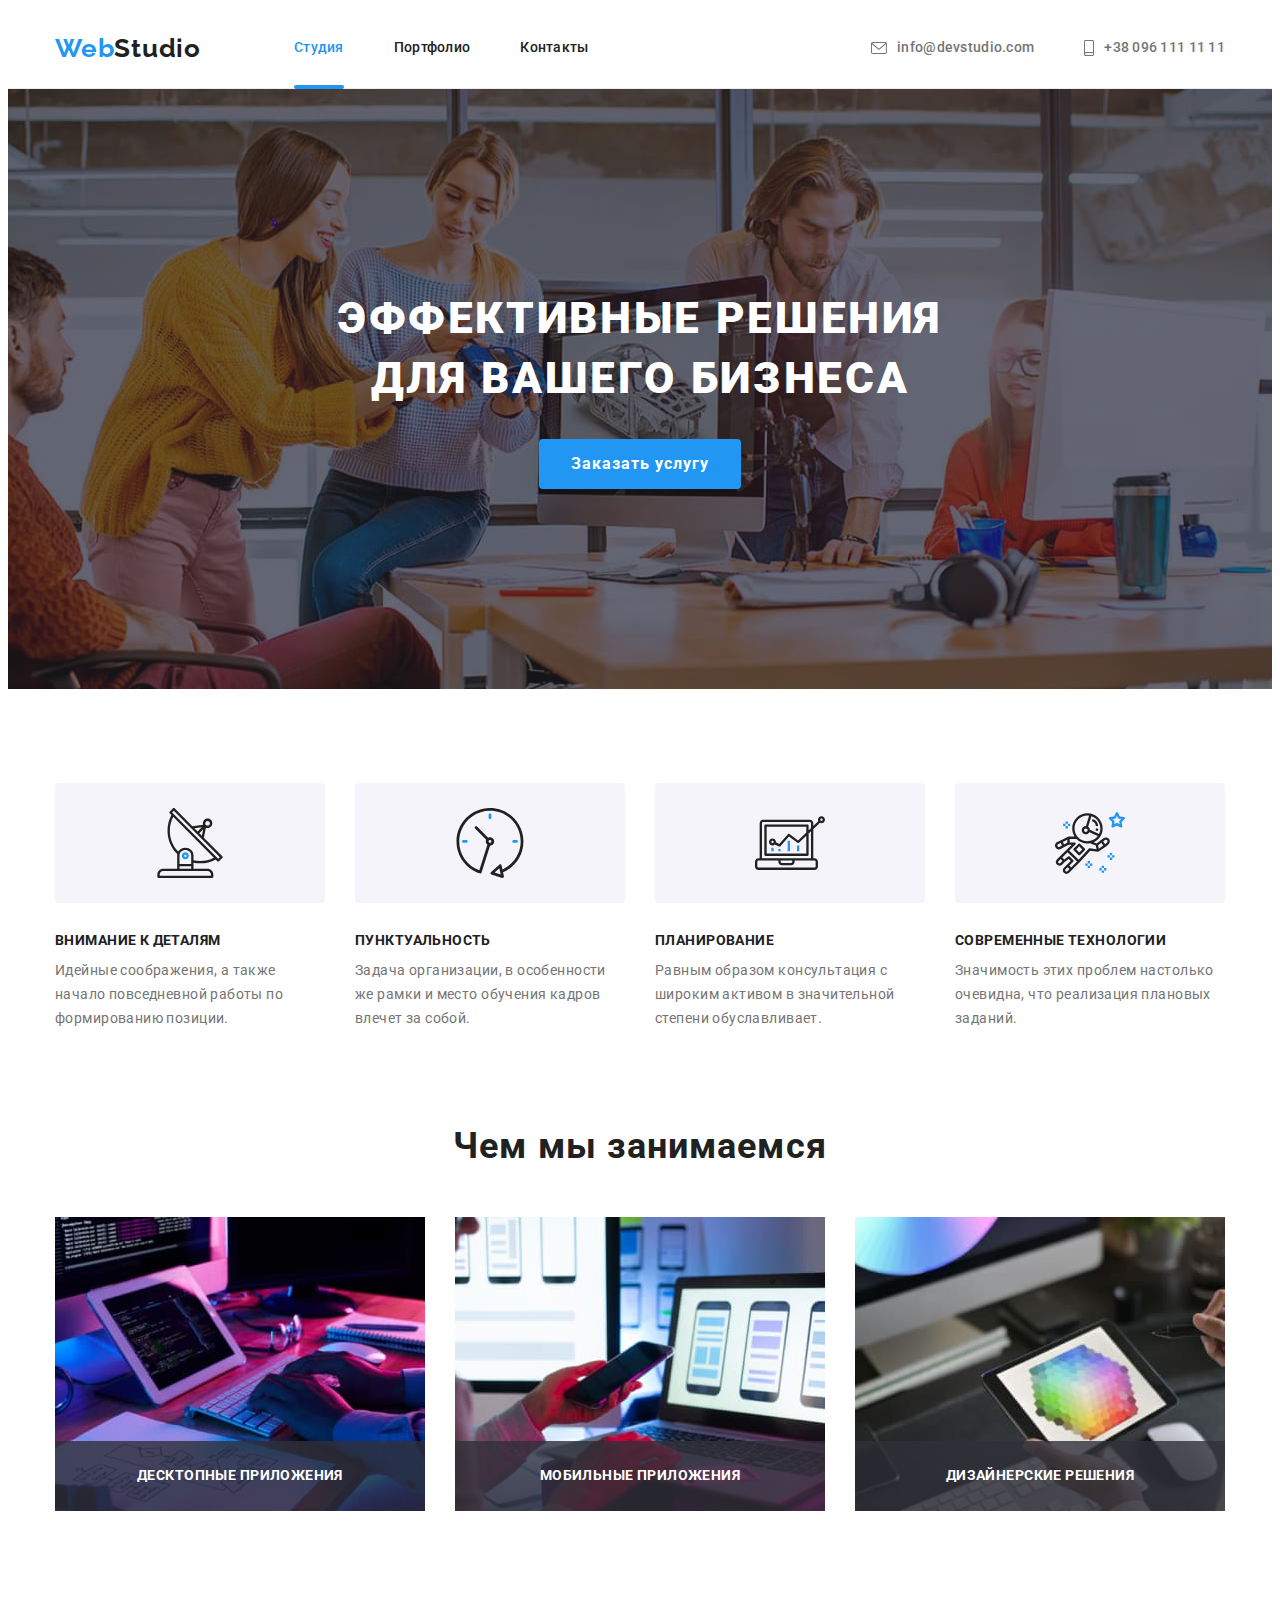
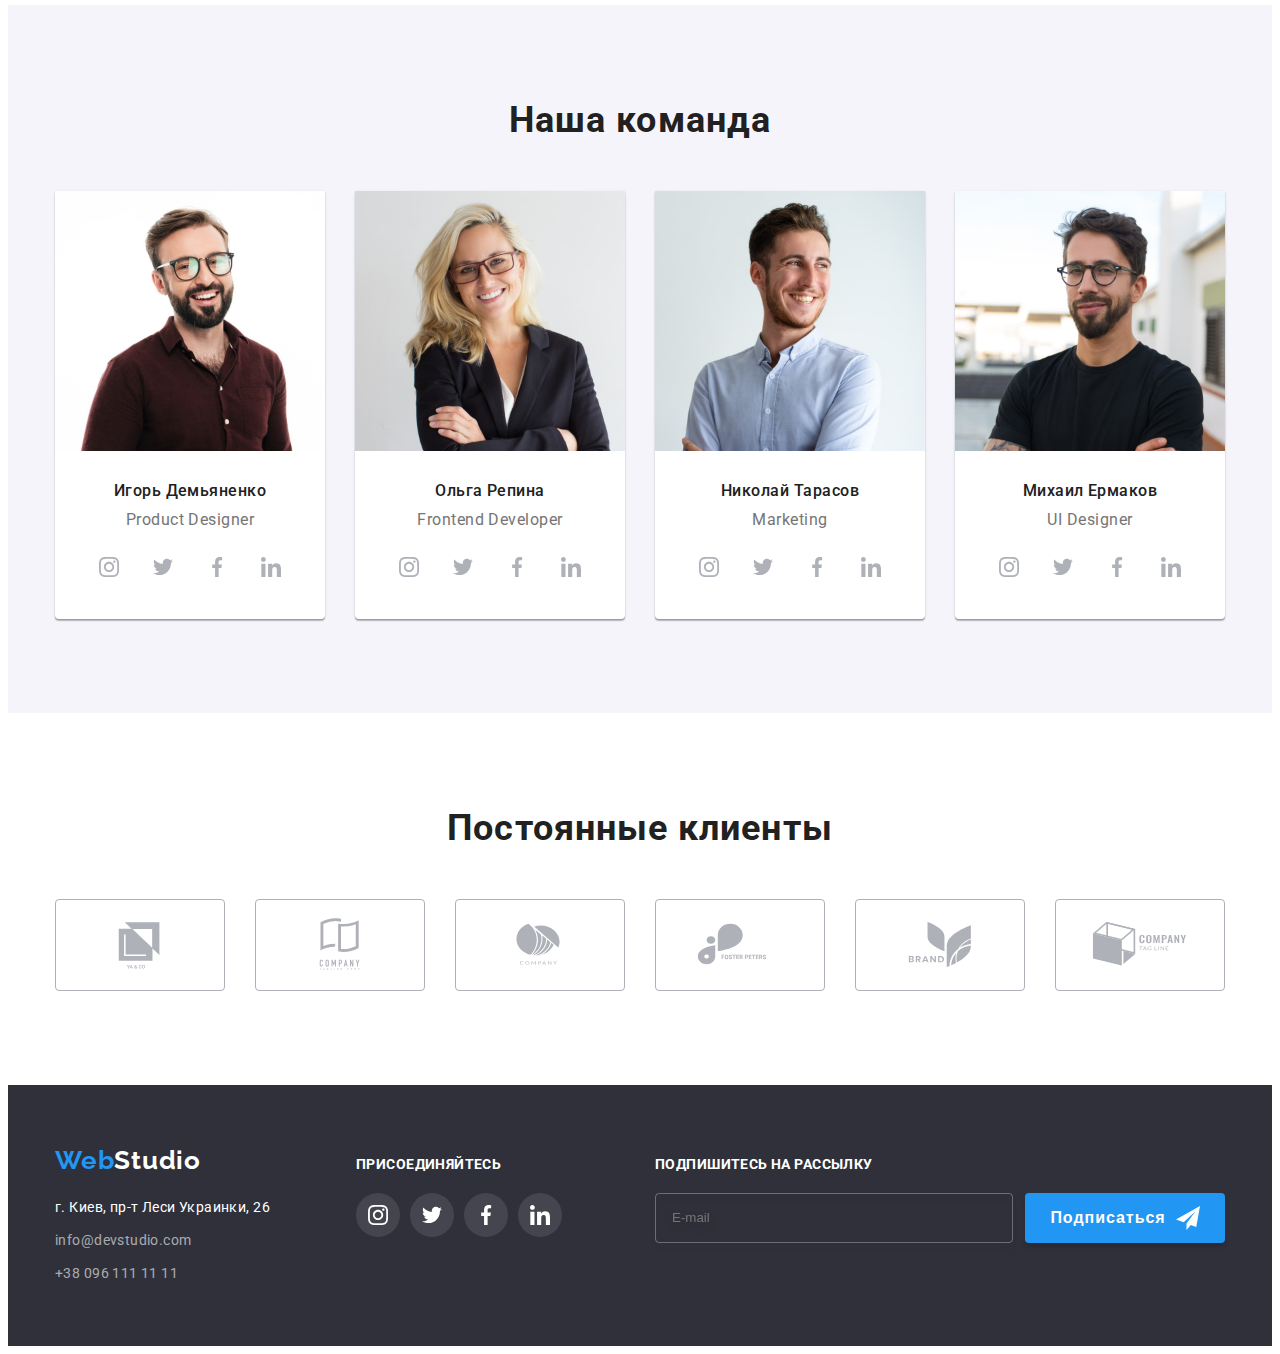
<file: index.html>
<!DOCTYPE html>
<html lang="ru">
  <head>
    <meta charset="UTF-8" />
    <meta http-equiv="X-UA-Compatible" content="IE=edge" />
    <meta name="viewport" content="width=device-width, initial-scale=1.0" />

    <link
      rel="stylesheet"
      href="https://cdnjs.cloudflare.com/ajax/libs/modern-normalize/1.1.0/modern-normalize.min.css"
      integrity="sha512-wpPYUAdjBVSE4KJnH1VR1HeZfpl1ub8YT/NKx4PuQ5NmX2tKuGu6U/JRp5y+Y8XG2tV+wKQpNHVUX03MfMFn9Q=="
      crossorigin="anonymous"
      referrerpolicy="no-referrer"
    />
    <link rel="stylesheet" href="./css/styles.css" />

    <link rel="preconnect" href="https://fonts.googleapis.com" />
    <link rel="preconnect" href="https://fonts.gstatic.com" crossorigin />
    <link href="https://fonts.googleapis.com/css2?family=Raleway:wght@700&family=Roboto:wght@400;500;700;900&display=swap" rel="stylesheet" />

    <title>WebStudio</title>
  </head>
  <body class="page">
    <header class="header">
      <div class="container">
        <a href="./index.html" lang="en" class="header-logo link"><span class="logo-blue">Web</span>Studio</a>
        <nav class="header-nav">
          <ul class="header-nav-list list">
            <li class="header-nav-item">
              <a href="./index.html" class="header-nav-link link current">Студия</a>
            </li>
            <li class="header-nav-item">
              <a href="./portfolio.html" class="header-nav-link link">Портфолио</a>
            </li>
            <li class="header-nav-item">
              <a href="#jumpfooter" class="header-nav-link link">Контакты</a>
            </li>
          </ul>
        </nav>
        <ul class="header-contact list">
          <li class="header-contact-item">
            <a href="mailto:info@devstudio.com" lang="en" class="header-contact-link link">
              <svg class="header-contact-icon" width="16" height="12">
                <use href="./images/icons.svg#icon-envelope"></use>
              </svg>
              info@devstudio.com
            </a>
          </li>
          <li class="header-contact-item">
            <a href="tel:+380961111111" class="header-contact-link link">
              <svg class="header-contact-icon" width="10" height="16">
                <use href="./images/icons.svg#icon-smartphone"></use>
              </svg>
              +38 096 111 11 11
            </a>
          </li>
        </ul>
      </div>
    </header>

    <main>
      <!-- Hero -->

      <section class="hero">
        <div class="container">
          <h1 class="hero-title">Эффективные решения для вашего бизнеса</h1>
          <button type="button" class="hero-button" data-modal-open>Заказать услугу</button>
        </div>
      </section>

      <!--Values-->
      <section class="values section">
        <div class="container">
          <h2 class="visually-hidden">Ценности</h2>
          <!--title to be hidden-->
          <ul class="values-list list">
            <li class="values-list-item">
              <div class="values-block">
                <svg class="values-list-icon" width="70" height="70">
                  <use href="./images/icons.svg#icon-antenna"></use>
                </svg>
              </div>
              <h3 class="val-headline">Внимание к деталям</h3>
              <p class="val-descr">Идейные соображения, а также начало повседневной работы по формированию позиции.</p>
            </li>
            <li class="values-list-item">
              <div class="values-block">
                <svg class="values-list-icon" width="70" height="70">
                  <use href="./images/icons.svg#icon-clock"></use>
                </svg>
              </div>
              <h3 class="val-headline">Пунктуальность</h3>
              <p class="val-descr">Задача организации, в особенности же рамки и место обучения кадров влечет за собой.</p>
            </li>
            <li class="values-list-item">
              <div class="values-block">
                <svg class="values-list-icon" width="70" height="70">
                  <use href="./images/icons.svg#icon-diagram"></use>
                </svg>
              </div>
              <h3 class="val-headline">Планирование</h3>
              <p class="val-descr">Равным образом консультация с широким активом в значительной степени обуславливает.</p>
            </li>
            <li class="values-list-item">
              <div class="values-block">
                <svg class="values-list-icon" width="70" height="70">
                  <use href="./images/icons.svg#icon-astronaut"></use>
                </svg>
              </div>
              <h3 class="val-headline">Современные технологии</h3>
              <p class="val-descr">Значимость этих проблем настолько очевидна, что реализация плановых заданий.</p>
            </li>
          </ul>

          <h2 class="services title">Чем мы занимаемся</h2>
          <ul class="services-images list">
            <li class="services-img-item">
              <div class="services-thumb">
                <img src="./images/services/first_service.jpg" alt="Планшет и клавиатура" width="370" />
                <h3 class="service-descr">Десктопные приложения</h3>
              </div>
            </li>
            <li class="services-img-item">
              <div class="services-thumb">
                <img src="./images/services/third_service.jpg" alt="Цветовая схема на планшете" width="370" />
                <h3 class="service-descr">Мобильные приложения</h3>
              </div>
            </li>
            <li class="services-img-item">
              <div class="services-thumb">
                <img src="./images/services/second_service.jpg" alt="Ноутбук и смартфон" width="370" />
                <h3 class="service-descr">Дизайнерские решения</h3>
              </div>
            </li>
          </ul>
        </div>
      </section>

      <!--Team-->
      <section class="team section">
        <div class="container">
          <h2 class="team-title title">Наша команда</h2>
          <ul class="team-members list">
            <li class="team-member-item">
              <img src="./images/team/igor_d.jpg" alt="Фото Игоря Д." width="270" />
              <div class="team-member-info">
                <h3 class="team-members-name">Игорь Демьяненко</h3>
                <p lang="en" class="team-members-position">Product Designer</p>
                <ul class="team-social-list list">
                  <li class="team-social-item">
                    <a href="" class="team-social-link link">
                      <svg class="team-social-icon" width="20" height="20">
                        <use href="./images/icons.svg#icon-instagram"></use>
                      </svg>
                    </a>
                  </li>
                  <li class="team-social-item">
                    <a href="" class="team-social-link link">
                      <svg class="team-social-icon" width="20" height="20">
                        <use href="./images/icons.svg#icon-twitter"></use>
                      </svg>
                    </a>
                  </li>
                  <li class="team-social-item">
                    <a href="" class="team-social-link link">
                      <svg class="team-social-icon" width="20" height="20">
                        <use href="./images/icons.svg#icon-facebook"></use>
                      </svg>
                    </a>
                  </li>
                  <li class="team-social-item">
                    <a href="" class="team-social-link link">
                      <svg class="team-social-icon" width="20" height="20">
                        <use href="./images/icons.svg#icon-linkedin"></use>
                      </svg>
                    </a>
                  </li>
                </ul>
              </div>
            </li>

            <li class="team-member-item">
              <img src="./images/team/olha_r.jpg" alt="Фото Ольги Р." width="270" />
              <div class="team-member-info">
                <h3 class="team-members-name">Ольга Репина</h3>
                <p lang="en" class="team-members-position">Frontend Developer</p>
                <ul class="team-social-list list">
                  <li class="team-social-item">
                    <a href="" class="team-social-link link">
                      <svg class="team-social-icon" width="20" height="20">
                        <use href="./images/icons.svg#icon-instagram"></use>
                      </svg>
                    </a>
                  </li>
                  <li class="team-social-item">
                    <a href="" class="team-social-link link">
                      <svg class="team-social-icon" width="20" height="20">
                        <use href="./images/icons.svg#icon-twitter"></use>
                      </svg>
                    </a>
                  </li>
                  <li class="team-social-item">
                    <a href="" class="team-social-link link">
                      <svg class="team-social-icon" width="20" height="20">
                        <use href="./images/icons.svg#icon-facebook"></use>
                      </svg>
                    </a>
                  </li>
                  <li class="team-social-item">
                    <a href="" class="team-social-link link">
                      <svg class="team-social-icon" width="20" height="20">
                        <use href="./images/icons.svg#icon-linkedin"></use>
                      </svg>
                    </a>
                  </li>
                </ul>
              </div>
            </li>

            <li class="team-member-item">
              <img src="./images/team/nikolaj_t.jpg" alt="Фото Николая Т." width="270" />
              <div class="team-member-info">
                <h3 class="team-members-name">Николай Тарасов</h3>
                <p lang="en" class="team-members-position">Marketing</p>
                <ul class="team-social-list list">
                  <li class="team-social-item">
                    <a href="" class="team-social-link link">
                      <svg class="team-social-icon" width="20" height="20">
                        <use href="./images/icons.svg#icon-instagram"></use>
                      </svg>
                    </a>
                  </li>
                  <li class="team-social-item">
                    <a href="" class="team-social-link link">
                      <svg class="team-social-icon" width="20" height="20">
                        <use href="./images/icons.svg#icon-twitter"></use>
                      </svg>
                    </a>
                  </li>
                  <li class="team-social-item">
                    <a href="" class="team-social-link link">
                      <svg class="team-social-icon" width="20" height="20">
                        <use href="./images/icons.svg#icon-facebook"></use>
                      </svg>
                    </a>
                  </li>
                  <li class="team-social-item">
                    <a href="" class="team-social-link link">
                      <svg class="team-social-icon" width="20" height="20">
                        <use href="./images/icons.svg#icon-linkedin"></use>
                      </svg>
                    </a>
                  </li>
                </ul>
              </div>
            </li>

            <li class="team-member-item">
              <img src="./images/team/mikhail_m.jpg" alt="Фото Михаила Е." width="270" />
              <div class="team-member-info">
                <h3 class="team-members-name">Михаил Ермаков</h3>
                <p lang="en" class="team-members-position">UI Designer</p>
                <ul class="team-social-list list">
                  <li class="team-social-item">
                    <a href="" class="team-social-link link">
                      <svg class="team-social-icon" width="20" height="20">
                        <use href="./images/icons.svg#icon-instagram"></use>
                      </svg>
                    </a>
                  </li>
                  <li class="team-social-item">
                    <a href="" class="team-social-link link">
                      <svg class="team-social-icon" width="20" height="20">
                        <use href="./images/icons.svg#icon-twitter"></use>
                      </svg>
                    </a>
                  </li>
                  <li class="team-social-item">
                    <a href="" class="team-social-link link">
                      <svg class="team-social-icon" width="20" height="20">
                        <use href="./images/icons.svg#icon-facebook"></use>
                      </svg>
                    </a>
                  </li>
                  <li class="team-social-item">
                    <a href="" class="team-social-link link">
                      <svg class="team-social-icon" width="20" height="20">
                        <use href="./images/icons.svg#icon-linkedin"></use>
                      </svg>
                    </a>
                  </li>
                </ul>
              </div>
            </li>
          </ul>
        </div>
      </section>

      <section class="clients section">
        <div class="container">
          <h2 class="clients-title title">Постоянные клиенты</h2>
          <ul class="clients-list list">
            <li class="clients-list-item">
              <a href="#" class="client-item-link">
                <svg class="clients-logo" width="106" height="60">
                  <use href="./images/icons.svg#icon-ya-and-co"></use>
                </svg>
              </a>
            </li>
            <li class="clients-list-item">
              <a href="#" class="client-item-link">
                <svg class="clients-logo" width="106" height="60">
                  <use href="./images/icons.svg#icon-company-tagline-here"></use>
                </svg>
              </a>
            </li>
            <li class="clients-list-item">
              <a href="#" class="client-item-link">
                <svg class="clients-logo" width="106" height="60">
                  <use href="./images/icons.svg#icon-company"></use>
                </svg>
              </a>
            </li>
            <li class="clients-list-item">
              <a href="#" class="client-item-link">
                <svg class="clients-logo" width="106" height="60">
                  <use href="./images/icons.svg#icon-foster-peters"></use>
                </svg>
              </a>
            </li>
            <li class="clients-list-item">
              <a href="#" class="client-item-link">
                <svg class="clients-logo" width="106" height="60">
                  <use href="./images/icons.svg#icon-brand"></use>
                </svg>
              </a>
            </li>
            <li class="clients-list-item">
              <a href="#" class="client-item-link">
                <svg class="clients-logo" width="106" height="60">
                  <use href="./images/icons.svg#icon-company-tag-line"></use>
                </svg>
              </a>
            </li>
          </ul>
        </div>
      </section>
    </main>

    <footer class="footer" id="jumpfooter">
      <div class="container">
        <div class="footer-contact-block">
          <a href="./index.html" lang="en" class="footer-logo link"><span class="logo-blue">Web</span>Studio</a>
          <address class="adress">
            <p class="footer-address">г. Киев, пр-т Леси Украинки, 26</p>
            <ul class="footer-contacts list">
              <li class="footer-contacts-item">
                <a href="mailto:info@devstudio.com" lang="en" class="footer-mail link">info@devstudio.com</a>
              </li>
              <li class="footer-contacts-item">
                <a href="tel:+380961111111" class="footer-tel link">+38 096 111 11 11</a>
              </li>
            </ul>
          </address>
        </div>
        <div class="footer-social-block">
          <h2 class="social-title">присоединяйтесь</h2>
          <ul class="footer-social-list list">
            <li class="footer-social-item">
              <a href="" class="footer-social-link link">
                <svg class="footer-social-icon" width="20" height="20">
                  <use href="./images/icons.svg#icon-instagram"></use>
                </svg>
              </a>
            </li>
            <li class="footer-social-item">
              <a href="" class="footer-social-link link">
                <svg class="footer-social-icon" width="20" height="20">
                  <use href="./images/icons.svg#icon-twitter"></use>
                </svg>
              </a>
            </li>
            <li class="footer-social-item">
              <a href="" class="footer-social-link link">
                <svg class="footer-social-icon" width="20" height="20">
                  <use href="./images/icons.svg#icon-facebook"></use>
                </svg>
              </a>
            </li>
            <li class="footer-social-item">
              <a href="" class="footer-social-link link">
                <svg class="footer-social-icon" width="20" height="20">
                  <use href="./images/icons.svg#icon-linkedin"></use>
                </svg>
              </a>
            </li>
          </ul>
        </div>

        <form class="subscr">
          <div class="subscr-block">
            <b class="subscr-title">Подпишитесь на рассылку</b>
            <div class="subscr-input">
              <label><span class="visually-hidden">E-mail</span></label>
              <input type="email" name="email" class="subscr-field" placeholder="E-mail" />
              <button type="submit" class="subscr-btn">
                Подписаться
                <svg class="subscr-icon" width="24" height="24">
                  <use href="./images/icons.svg#icon-send"></use>
                </svg>
              </button>
            </div>
          </div>
        </form>
      </div>
    </footer>

    <div class="backdrop is-hidden" data-modal>
      <div class="modal">
        <button class="modal-close-btn" data-modal-close>
          <svg class="modal-close-icon" width="11" height="11">
            <use href="./images/icons.svg#icon-close"></use>
          </svg>
        </button>

        <form class="order-form">
          <b class="order-title">Оставьте свои данные, мы вам перезвоним</b>
          <ul class="order-form-list list">
            <li class="order-field item">
              <label class="order-field-label" for="name">Имя</label>
              <div class="order-field-cont">
                <input class="order-field-input" type="text" name="name" id="name" autofocus />
                <svg class="order-field-icon" width="18" height="18">
                  <use href="./images/icons.svg#icon-name"></use>
                </svg>
              </div>
            </li>

            <li class="order-field item">
              <label class="order-field-label" for="tel">Телефон</label>
              <div class="order-field-cont">
                <input class="order-field-input" type="tel" name="tel" id="tel" />
                <svg class="order-field-icon" width="18" height="18">
                  <use href="./images/icons.svg#icon-phone"></use>
                </svg>
              </div>
            </li>

            <li class="order-field item">
              <label class="order-field-label" for="mail">Почта</label>
              <div class="order-field-cont">
                <input class="order-field-input" type="email" name="mail" id="mail" />
                <svg class="order-field-icon" width="18" height="18">
                  <use href="./images/icons.svg#icon-email"></use>
                </svg>
              </div>
            </li>

            <li class="order-field item">
              <label class="order-field-label" for="comment">Комментарий</label>
              <div class="order-field-cont">
                <textarea class="order-field-input textarea" name="comment" id="comment" placeholder="Введите текст"></textarea>
              </div>
            </li>
          </ul>

          <div class="order-agreement">
            <label for="order-agreement-label" class="order-agreement-label">
              <input type="checkbox" class="order-checkbox visually-hidden" id="order-agreement-label" />

              <svg class="order-icon-frame" width="16" height="15">
                <use href="./images/icons.svg#icon-check-frame"></use>
              </svg>

              <svg class="order-icon-checked" width="16" height="15">
                <use href="./images/icons.svg#icon-checked-box"></use>
              </svg>
              Соглашаюсь с рассылкой и принимаю&nbsp;
            </label>
            <span class="order-agreement-link">
              <a class="link" href="">Условия договора</a>
            </span>
          </div>
          <button type="submit" class="order-btn">Отправить</button>
        </form>
      </div>
    </div>

    <script src="./js/modal.js"></script>
  </body>
</html>
</file>
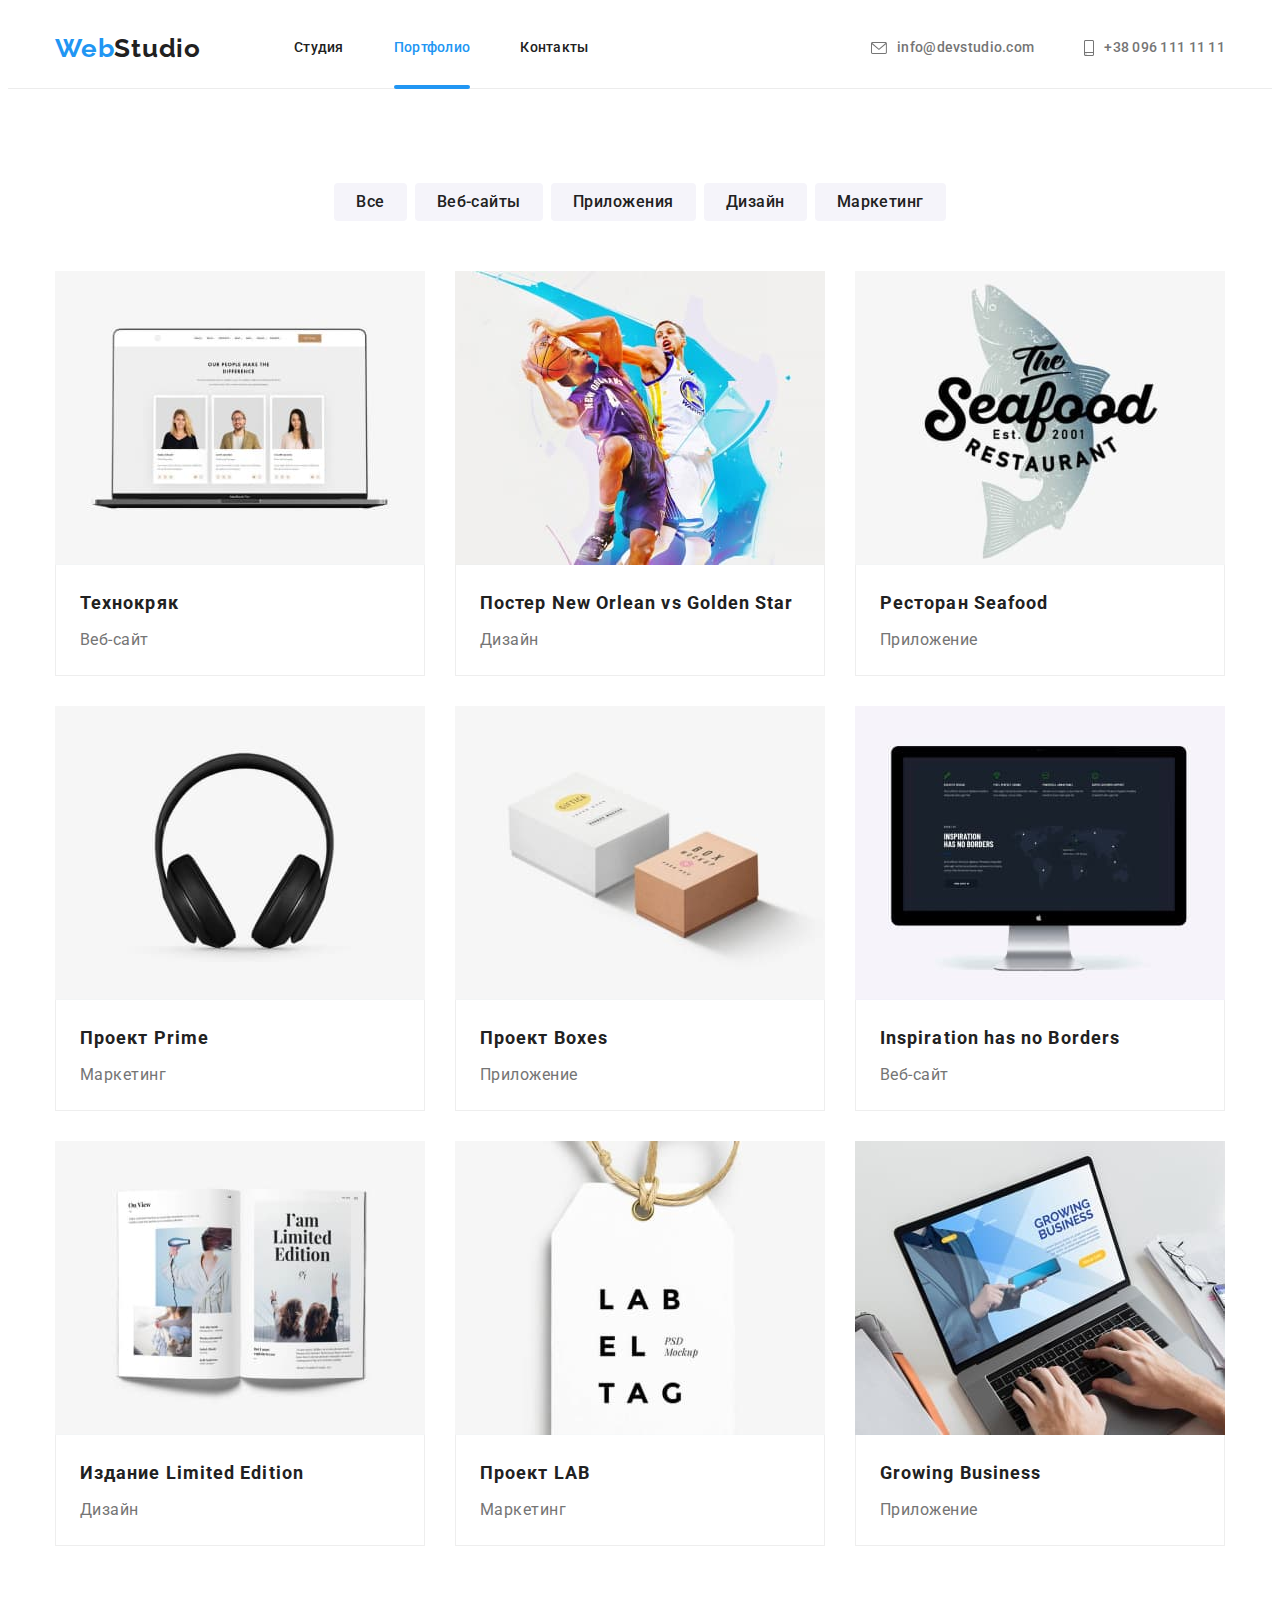
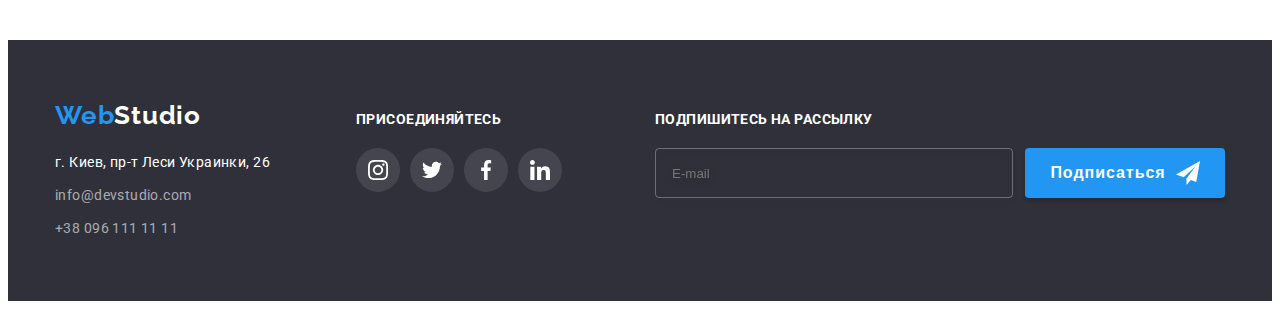
<file: portfolio.html>
<!DOCTYPE html>
<html lang="ru">
  <head>
    <meta charset="UTF-8" />
    <meta http-equiv="X-UA-Compatible" content="IE=edge" />
    <meta name="viewport" content="width=device-width, initial-scale=1.0" />

    <link
      rel="stylesheet"
      href="https://cdnjs.cloudflare.com/ajax/libs/modern-normalize/1.1.0/modern-normalize.min.css"
      integrity="sha512-wpPYUAdjBVSE4KJnH1VR1HeZfpl1ub8YT/NKx4PuQ5NmX2tKuGu6U/JRp5y+Y8XG2tV+wKQpNHVUX03MfMFn9Q=="
      crossorigin="anonymous"
      referrerpolicy="no-referrer"
    />
    <link rel="stylesheet" href="./css/styles.css" />

    <link rel="preconnect" href="https://fonts.googleapis.com" />
    <link rel="preconnect" href="https://fonts.gstatic.com" crossorigin />
    <link href="https://fonts.googleapis.com/css2?family=Raleway:wght@700&family=Roboto:wght@400;500;700;900&display=swap" rel="stylesheet" />

    <title>WebStudio</title>
  </head>
  <body class="page">
    <header class="header">
      <div class="container">
        <a href="./index.html" lang="en" class="header-logo link"><span class="logo-blue">Web</span>Studio</a>
        <nav class="header-nav">
          <ul class="header-nav-list list">
            <li class="header-nav-item">
              <a href="./index.html" class="header-nav-link link">Студия</a>
            </li>
            <li class="header-nav-item">
              <a href="./portfolio.html" class="header-nav-link link current">Портфолио</a>
            </li>
            <li class="header-nav-item">
              <a href="#jumpfooter" class="header-nav-link link">Контакты</a>
            </li>
          </ul>
        </nav>

        <ul class="header-contact list">
          <li class="header-contact-item">
            <a href="mailto:info@devstudio.com" lang="en" class="header-contact-link link">
              <svg class="header-contact-icon" width="16" height="12">
                <use href="./images/icons.svg#icon-envelope"></use>
              </svg>
              info@devstudio.com
            </a>
          </li>
          <li class="header-contact-item">
            <a href="tel:+380961111111" class="header-contact-link link">
              <svg class="header-contact-icon" width="10" height="16">
                <use href="./images/icons.svg#icon-smartphone"></use>
              </svg>
              +38 096 111 11 11
            </a>
          </li>
        </ul>
      </div>
    </header>

    <main>
      <section class="portfolio section">
        <div class="container">
          <h1 class="visually-hidden">Portfolio</h1>
          <!--title to be hidden-->
          <ul class="portfolio-filter list">
            <li class="portf-filter-item">
              <button type="button" class="port-filter-btn">Все</button>
            </li>
            <li class="portf-filter-item">
              <button type="button" class="port-filter-btn">Веб-сайты</button>
            </li>
            <li class="portf-filter-item">
              <button type="button" class="port-filter-btn">Приложения</button>
            </li>
            <li class="portf-filter-item">
              <button type="button" class="port-filter-btn">Дизайн</button>
            </li>
            <li class="portf-filter-item">
              <button type="button" class="port-filter-btn">Маркетинг</button>
            </li>
          </ul>

          <ul class="portfolio-list list">
            <li class="portfolio-item">
              <a href="" class="portfolio-link link">
                <div class="portfolio-thumb">
                  <img src="./images/portfolio/tech-crack.jpg" alt="Ноутбук с веб-сайтом" width="370" />
                  <p class="portfolio-overlay">
                    Ресурс предлагает комплексные предложения с разным уровнем функционала и сервисов. Все это позволит посетителю получить
                    исчерпывающие сведения о компании или частном лице.
                  </p>
                </div>
                <div class="portfolio-item-info">
                  <h2 class="portfolio-item-name">Технокряк</h2>
                  <p class="portfolio-item-service">Веб-сайт</p>
                </div>
              </a>
            </li>

            <li class="portfolio-item">
              <a href="" class="portfolio-link link">
                <div class="portfolio-thumb">
                  <img src="./images/portfolio/poster-no-vs-gs.jpg" alt="Баскетболисты" width="370" />
                  <p class="portfolio-overlay">
                    Ресурс предлагает комплексные предложения с разным уровнем функционала и сервисов. Все это позволит посетителю получить
                    исчерпывающие сведения о компании или частном лице.
                  </p>
                </div>
                <div class="portfolio-item-info">
                  <h2 class="portfolio-item-name">Постер New Orlean vs Golden Star</h2>
                  <p class="portfolio-item-service">Дизайн</p>
                </div>
              </a>
            </li>

            <li class="portfolio-item">
              <a href="" class="portfolio-link link">
                <div class="portfolio-thumb">
                  <img src="./images/portfolio/seafood-rest.jpg" alt="Надпись на фоне рыбы" width="370" />
                  <p class="portfolio-overlay">
                    Ресурс предлагает комплексные предложения с разным уровнем функционала и сервисов. Все это позволит посетителю получить
                    исчерпывающие сведения о компании или частном лице.
                  </p>
                </div>
                <div class="portfolio-item-info">
                  <h2 class="portfolio-item-name">Ресторан Seafood</h2>
                  <p class="portfolio-item-service">Приложение</p>
                </div>
              </a>
            </li>

            <li class="portfolio-item">
              <a href="" class="portfolio-link link">
                <div class="portfolio-thumb">
                  <img src="./images/portfolio/prime-project.jpg" alt="Наушники" width="370" />
                  <p class="portfolio-overlay">
                    Ресурс предлагает комплексные предложения с разным уровнем функционала и сервисов. Все это позволит посетителю получить
                    исчерпывающие сведения о компании или частном лице.
                  </p>
                </div>
                <div class="portfolio-item-info">
                  <h2 class="portfolio-item-name">Проект Prime</h2>
                  <p class="portfolio-item-service">Маркетинг</p>
                </div>
              </a>
            </li>

            <li class="portfolio-item">
              <a href="" class="portfolio-link link">
                <div class="portfolio-thumb">
                  <img src="./images/portfolio/boxes-project.jpg" alt="Коробки" width="370" />
                  <p class="portfolio-overlay">
                    Ресурс предлагает комплексные предложения с разным уровнем функционала и сервисов. Все это позволит посетителю получить
                    исчерпывающие сведения о компании или частном лице.
                  </p>
                </div>
                <div class="portfolio-item-info">
                  <h2 class="portfolio-item-name">Проект Boxes</h2>
                  <p class="portfolio-item-service">Приложение</p>
                </div>
              </a>
            </li>

            <li class="portfolio-item">
              <a href="" class="portfolio-link link">
                <div class="portfolio-thumb">
                  <img src="./images/portfolio/inspiration-has-no-borders.jpg" alt="Монитор" width="370" />
                  <p class="portfolio-overlay">
                    Ресурс предлагает комплексные предложения с разным уровнем функционала и сервисов. Все это позволит посетителю получить
                    исчерпывающие сведения о компании или частном лице.
                  </p>
                </div>
                <div class="portfolio-item-info">
                  <h2 class="portfolio-item-name">Inspiration has no Borders</h2>
                  <p class="portfolio-item-service">Веб-сайт</p>
                </div>
              </a>
            </li>

            <li class="portfolio-item">
              <a href="" class="portfolio-link link">
                <div class="portfolio-thumb">
                  <img src="./images/portfolio/limited-edition.jpg" alt="Книга" width="370" />
                  <p class="portfolio-overlay">
                    Ресурс предлагает комплексные предложения с разным уровнем функционала и сервисов. Все это позволит посетителю получить
                    исчерпывающие сведения о компании или частном лице.
                  </p>
                </div>
                <div class="portfolio-item-info">
                  <h2 class="portfolio-item-name">Издание Limited Edition</h2>
                  <p class="portfolio-item-service">Дизайн</p>
                </div>
              </a>
            </li>

            <li class="portfolio-item">
              <a href="" class="portfolio-link link">
                <div class="portfolio-thumb">
                  <img src="./images/portfolio/lab-project.jpg" alt="Бирка" width="370" />
                  <p class="portfolio-overlay">
                    Ресурс предлагает комплексные предложения с разным уровнем функционала и сервисов. Все это позволит посетителю получить
                    исчерпывающие сведения о компании или частном лице.
                  </p>
                </div>
                <div class="portfolio-item-info">
                  <h2 class="portfolio-item-name">Проект LAB</h2>
                  <p class="portfolio-item-service">Маркетинг</p>
                </div>
              </a>
            </li>

            <li class="portfolio-item">
              <a href="" class="portfolio-link link">
                <div class="portfolio-thumb">
                  <img src="./images/portfolio/growing-business.jpg" alt="Руки на ноутбуке" width="370" />
                  <p class="portfolio-overlay">
                    Ресурс предлагает комплексные предложения с разным уровнем функционала и сервисов. Все это позволит посетителю получить
                    исчерпывающие сведения о компании или частном лице.
                  </p>
                </div>
                <div class="portfolio-item-info">
                  <h2 class="portfolio-item-name">Growing Business</h2>
                  <p class="portfolio-item-service">Приложение</p>
                </div>
              </a>
            </li>
          </ul>
        </div>
      </section>
    </main>

    <footer class="footer" id="jumpfooter">
      <div class="container">
        <div class="footer-contact-block">
          <a href="./index.html" lang="en" class="footer-logo link"><span class="logo-blue">Web</span>Studio</a>
          <address class="adress">
            <p class="footer-address">г. Киев, пр-т Леси Украинки, 26</p>
            <ul class="footer-contacts list">
              <li class="footer-contacts-item">
                <a href="mailto:info@devstudio.com" lang="en" class="footer-mail link">info@devstudio.com</a>
              </li>
              <li class="footer-contacts-item">
                <a href="tel:+380961111111" class="footer-tel link">+38 096 111 11 11</a>
              </li>
            </ul>
          </address>
        </div>
        <div class="footer-social-block">
          <h2 class="social-title">присоединяйтесь</h2>
          <ul class="footer-social-list list">
            <li class="footer-social-item">
              <a href="" class="footer-social-link link">
                <svg class="footer-social-icon" width="20" height="20">
                  <use href="./images/icons.svg#icon-instagram"></use>
                </svg>
              </a>
            </li>
            <li class="footer-social-item">
              <a href="" class="footer-social-link link">
                <svg class="footer-social-icon" width="20" height="20">
                  <use href="./images/icons.svg#icon-twitter"></use>
                </svg>
              </a>
            </li>
            <li class="footer-social-item">
              <a href="" class="footer-social-link link">
                <svg class="footer-social-icon" width="20" height="20">
                  <use href="./images/icons.svg#icon-facebook"></use>
                </svg>
              </a>
            </li>
            <li class="footer-social-item">
              <a href="" class="footer-social-link link">
                <svg class="footer-social-icon" width="20" height="20">
                  <use href="./images/icons.svg#icon-linkedin"></use>
                </svg>
              </a>
            </li>
          </ul>
        </div>

        <form class="subscr">
          <div class="subscr-block">
            <b class="subscr-title">Подпишитесь на рассылку</b>
            <div class="subscr-input">
              <label><span class="visually-hidden">E-mail</span></label>
              <input type="email" name="email" class="subscr-field" placeholder="E-mail" />
              <button type="submit" class="subscr-btn">
                Подписаться
                <svg class="subscr-icon" width="24" height="24">
                  <use href="./images/icons.svg#icon-send"></use>
                </svg>
              </button>
            </div>
          </div>
        </form>
      </div>
    </footer>
  </body>
</html>
</file>
<file: css/styles.css>
/* --------------- GENERAL --------------- */
:root {
  --main-text: #757575;
  --white-text: #ffffff;
  --secondary-text: #212121;
  --accent: #2196f3;
  --logo-font: 'Raleway', sans-serif;
  --section-typ-padding: 94px;
  --duration: cubic-bezier(0.4, 0, 0.2, 1);
  --speed: 250ms;
}

html {
  box-sizing: border-box;
}

img {
  display: block;
  max-width: 100%;
  height: auto;
}

*,
*::before,
*::after {
  box-sizing: inherit;
}

p,
h1,
h2,
h3,
h4,
h5,
h6 {
  margin: 0;
}

ul {
  margin: 0;
  padding-left: 0;
}

body {
  background-color: #ffffff;
  color: var(--main-text);
  font-family: 'Roboto', 'Helvetica Neue', sans-serif;
}

a {
  text-decoration: none;
}

.link {
  text-decoration: none;
}

.list {
  list-style: none;
}

.visually-hidden {
  position: absolute;
  width: 1px;
  height: 1px;
  margin: -1px;
  border: 0;
  padding: 0;

  white-space: nowrap;
  clip-path: inset(100%);
  clip: rect(0 0 0 0);
  overflow: hidden;
}

.container {
  width: 1200px;
  padding-left: 15px;
  padding-right: 15px;
  margin: 0 auto;
}

.section {
  padding-top: var(--section-typ-padding);
  padding-bottom: var(--section-typ-padding);
}

/* --------------- MAIN PAGE --------------- */
/* --------------- HEADER --------------- */

.header {
  border-bottom: 1px solid #ececec;
}

.header .container {
  display: flex;
  align-items: center;
}

.header-logo {
  display: block;
  margin-right: 93px;

  color: var(--secondary-text);
  font-family: var(--logo-font);
  font-weight: 700;
  font-size: 26px;
  line-height: 1.19;
  letter-spacing: 0.03em;
}

.logo-blue {
  color: var(--accent);
}

.header-nav-item:not(:last-child) {
  position: relative;
  margin-right: 50px;
}

.header-nav-link {
  display: block;
  padding-top: 32px;
  padding-bottom: 32px;

  color: var(--secondary-text);
  font-weight: 500;
  font-size: 14px;
  line-height: 1.14;
  letter-spacing: 0.02em;

  transition: color var(--speed) var(--duration);
}

.header-nav-link:hover,
.header-nav-link:focus {
  color: var(--accent);
}

.header-nav-link.current {
  color: var(--accent);
}

.header-nav-link.current::after {
  content: '';
  position: absolute;
  left: 0;
  bottom: -1px;
  width: 100%;

  border-radius: 2px;
  height: 4px;
  background: var(--accent);
}

.header-nav-list {
  display: flex;
}

/* header-contact */
.header-contact-link {
  display: flex;
  align-items: center;

  color: var(--main-text);
  font-weight: 500;
  font-size: 14px;
  line-height: 1.14;
  letter-spacing: 0.02em;

  transition: color var(--speed) var(--duration);
}

.header-contact-icon {
  fill: currentColor;
  margin-right: 10px;
}

.header-contact-link:hover,
.header-contact-link:focus {
  color: var(--accent);
}

.header-contact {
  display: flex;
  align-items: center;
  margin-left: auto;
}

.header-contact .header-contact-item + .header-contact-item {
  margin-left: 50px;
}

.header-contact-link {
  display: flex;
  padding-top: 32px;
  padding-bottom: 32px;
}

/* --------------- MAIN --------------- */
.hero {
  padding-top: 200px;
  padding-bottom: 200px;
  margin-left: auto;
  margin-right: auto;
  max-width: 1600px;
  text-align: center;

  background-image: linear-gradient(to right, rgba(47, 48, 58, 0.4), rgba(47, 48, 58, 0.4)), url(../images/background/hero-bcg.jpg);
  background-repeat: no-repeat;
  background-size: cover;
  background-position: center;
}

.hero .container {
  width: 696px;
}

.hero-title {
  margin-bottom: 30px;

  color: var(--white-text);
  font-weight: 900;
  font-size: 44px;
  line-height: 1.36;
  letter-spacing: 0.06em;

  text-transform: uppercase;
}

.hero-button {
  padding: 10px 32px 10px 32px;
  min-width: 200px;

  background-color: var(--accent);
  color: var(--white-text);
  cursor: pointer;
  font-family: inherit;
  font-weight: 700;
  font-size: 16px;
  line-height: 1.88;
  letter-spacing: 0.06em;
  box-shadow: 0px 4px 4px rgba(0, 0, 0, 0.15);
  border-radius: 4px;
  border: none;

  transition: background-color var(--speed) var(--duration), box-shadow var(--speed) var(--duration);
}

.hero-button:hover,
.hero-button:focus {
  background-color: #188ce8;
}

/* MODAL */
.backdrop {
  position: fixed;
  top: 0;
  left: 0;
  width: 100%;
  height: 100%;
  z-index: 1;

  background-color: rgba(0, 0, 0, 0.2);
  opacity: 1;

  transition: opacity var(--speed) var(--duration);
}

.backdrop.is-hidden {
  opacity: 0;
  pointer-events: none;
}

.backdrop.is-hidden .modal {
  transform: translate(-50%, -50%) scale(0.9);
}

.modal {
  position: absolute;
  top: 50%;
  left: 50%;
  width: 528px;
  min-height: 581px;

  padding: 40px;

  background-color: var(--white-text);
  box-shadow: 0px 1px 3px rgba(0, 0, 0, 0.12), 0px 1px 1px rgba(0, 0, 0, 0.14), 0px 2px 1px rgba(0, 0, 0, 0.2);
  border-radius: 4px;

  transform: translate(-50%, -50%) scale(1);
  transition: transform var(--speed) var(--duration);
}

.modal-close-btn {
  position: absolute;
  display: flex;
  align-items: center;
  justify-content: center;
  top: 8px;
  right: 8px;
  width: 30px;
  height: 30px;

  border: 1px solid rgba(0, 0, 0, 0.1);
  border-radius: 50%;
  fill: #000000;
  background-color: var(--white-text);
  cursor: pointer;

  transition: fill var(--speed) var(--duration), box-shadow var(--speed) var(--duration);
}

.modal-close-btn:hover,
.modal-close-btn:focus {
  box-shadow: 0px 2px 2px rgba(0, 0, 0, 0.15);
  fill: var(--accent);
}

/* form */
.order-form {
  display: flex;
  flex-direction: column;
}

.order-title {
  margin-bottom: 12px;

  font-size: 20px;
  line-height: 1.15;
  text-align: center;
  letter-spacing: 0.03em;
  color: var(--secondary-text);
}

.order-form-list .item:not(:last-child) {
  display: flex;
  flex-direction: column;
  margin-bottom: 10px;
}

.order-form-list .order-field-label {
  font-size: 12px;
  line-height: 1.17;
  letter-spacing: 0.01em;

  color: var(--main-text);
}

.order-field-input {
  padding-left: 35px; /* need to confirm this padding - it is not specified in the instructions */
  padding-right: 15px;

  height: 40px;
  width: 100%;
  border: 1px solid rgba(33, 33, 33, 0.2);
  border-radius: 4px;
  color: var(--secondary-text); /* need to confirm this padding - it is not specified in the instructions */
  outline: none;

  transition: border-color var(--speed) var(--duration);
}

.order-field-input.textarea {
  height: 120px;
  padding: 12px;
  resize: none;
}

/* .order-field-input:hover, */
.order-field-input:focus {
  border: 1px solid var(--accent);
}

/* .order-field-input:hover + .order-field-icon, */
.order-field-input:focus + .order-field-icon {
  fill: var(--accent);
}

.order-field-cont {
  position: relative;
  margin-top: 4px;
}

.order-field-icon {
  position: absolute;
  left: 12px;
  top: 50%;
  transform: translateY(-50%);
  transition: fill var(--speed) var(--duration);
}

.order-field .textarea::placeholder {
  font-size: 14px;
  line-height: 1.14;
  letter-spacing: 0.01em;
  color: rgba(117, 117, 117, 0.5);
}

/* agreement */
.order-agreement {
  display: flex;
  align-items: center;
  margin-top: 20px;
  margin-bottom: 30px;
  margin-left: 12px;

  font-size: 14px;
  line-height: 1.71;
  letter-spacing: 0.03em;
}

.order-agreement-label {
  position: relative;
  display: flex;
  align-items: center;
}

.order-agreement-link .link {
  color: var(--accent);
  text-decoration: underline;

  transition: text-decoration var(--speed) var(--duration);
}

.order-agreement-link .link:hover {
  text-decoration-color: transparent;
}

.order-icon-frame {
  margin-right: 7px;
  opacity: 1;

  transition: fill var(--speed) var(--duration), box-shadow var(--speed) var(--duration), opacity var(--speed) var(--duration);
}

.order-checkbox:hover + .order-icon-frame {
  box-shadow: 0px 3px 3px rgba(0, 0, 0, 0.15);
}

.order-checkbox:focus + .order-icon-frame {
  box-shadow: 0px 2px 2px rgba(0, 0, 0, 0.15);
  fill: var(--accent);
}

.order-icon-checked {
  position: absolute;
  margin-right: 7px;
  opacity: 0;

  transition: opacity var(--speed) var(--duration);
}

.order-checkbox:checked + .order-icon-frame {
  opacity: 0;
}

.order-checkbox:checked ~ .order-icon-checked {
  opacity: 1;
}

/* button */
.order-btn {
  width: 200px;
  height: 50px;
  left: 700px;
  top: 712px;
  display: block;
  align-self: center;

  background-color: var(--accent);
  box-shadow: 0px 4px 4px rgba(0, 0, 0, 0.15);
  border-radius: 4px;
  border: none;
  cursor: pointer;

  font-weight: 700;
  font-size: 16px;
  line-height: 1.88;
  letter-spacing: 0.06em;
  color: var(--white-text);

  transition: background-color var(--speed) var(--duration);
}

.order-btn:hover,
.order-btn:focus {
  background-color: #188ce8;
}

/* --------------- VALUES/SERVICES --------------- */
/* VALUES */
.values-list {
  display: flex;
  margin-bottom: var(--section-typ-padding);
}

.values-list-item {
  width: calc((100% - 90px) / 4);
}

.values-list-item:not(:last-child) {
  margin-right: 30px;
}

.values-block {
  display: flex;
  justify-content: center;
  padding-bottom: 25px;
  margin-bottom: 30px;

  background: #f5f4fa;
  border-radius: 4px;
  padding-top: 25px;
}

.val-headline {
  margin-bottom: 10px;

  color: var(--secondary-text);
  font-size: 14px;
  line-height: 1.14;
  letter-spacing: 0.03em;
  text-transform: uppercase;
}

.val-descr {
  color: var(--main-text);
  font-size: 14px;
  line-height: 1.71;
  letter-spacing: 0.03em;
}

/* SERVICES */
.services-images {
  display: flex;
}

.services-img-item {
  width: calc((100% - 60px) / 3);
}

.services-img-item:not(:last-child) {
  margin-right: 30px;
}

.title {
  margin-bottom: 50px;

  color: var(--secondary-text);
  font-size: 36px;
  line-height: 1.17;
  text-align: center;
  letter-spacing: 0.03em;
}

.services-thumb {
  position: relative;
}

.service-descr {
  position: absolute;
  bottom: 0;
  padding-top: 27px;
  padding-bottom: 27px;
  width: 100%;

  font-size: 14px;
  line-height: 1.14;
  text-align: center;
  letter-spacing: 0.03em;
  text-transform: uppercase;
  color: var(--white-text);
  background-color: rgba(47, 48, 58, 0.8);
}

/* --------------- TEAM --------------- */
.team-members {
  display: flex;
}

.team-member-item {
  width: calc((100% - 90px) / 4);
}

.team-member-item:not(:last-child) {
  margin-right: 30px;
}

.team-member-item {
  background-color: var(--white-text);
  box-shadow: 0px 1px 3px rgba(0, 0, 0, 0.12), 0px 1px 1px rgba(0, 0, 0, 0.14), 0px 2px 1px rgba(0, 0, 0, 0.2);
  border-radius: 0px 0px 4px 4px;
}

.team-member-item .team-member-info {
  padding-top: 30px;
  padding-bottom: 30px;
}

.team-members-name {
  margin-bottom: 10px;

  color: var(--secondary-text);
  font-weight: 500;
  font-size: 16px;
  line-height: 1.19;
  text-align: center;
  letter-spacing: 0.03em;
}

.team-members-position {
  margin-bottom: 16px;

  color: var(--main-text);
  font-size: 16px;
  line-height: 1.19;
  text-align: center;
  letter-spacing: 0.03em;
}

.team {
  background-color: #f5f4fa;
}

.team-social-list {
  display: flex;
  justify-content: center;
}

.team-social-item {
  margin-right: 10px;
}

.team-social-item:last-child {
  margin-right: 0;
}

.team-social-link {
  display: flex;
  align-items: center;
  justify-content: center;
  width: 44px;
  height: 44px;

  border-radius: 50%;
  color: #afb1b8;

  transition: background-color var(--speed) var(--duration), color var(--speed) var(--duration);
}

.team-social-icon {
  fill: currentColor;
}

.team-social-link:hover,
.team-social-link:focus {
  background-color: var(--accent);
  color: var(--white-text);
}

/* --------------- CLIENTS ---------------- */
.clients-list {
  display: flex;
}

.clients-list-item {
  height: 92px;
  margin-right: 30px;
  width: calc((100% - 150px) / 6);
}

.clients-list-item:last-child {
  margin-right: 0;
}

.client-item-link {
  display: flex;
  align-items: center;
  justify-content: center;

  border: 1px solid #afb1b8;
  border-radius: 4px;
  width: 100%;
  height: 100%;

  transition: border var(--speed) var(--duration);
}

.clients-logo {
  fill: #afb1b8;
  transition: fill var(--speed) var(--duration);
}

.client-item-link:hover .clients-logo,
.client-item-link:focus .clients-logo {
  fill: var(--accent);
}

.client-item-link:hover,
.client-item-link:focus {
  border: 1px solid var(--accent);
}

/* --------------- FOOTER ---------------- */
.footer {
  padding-top: 60px;
  padding-bottom: 60px;

  background-color: #2f303a;
}

.footer-address {
  color: var(--white-text);
  font-style: normal;
  font-size: 14px;
  line-height: 1.71;
  letter-spacing: 0.03em;
}

.footer-logo {
  display: inline-block;
  margin-bottom: 20px;

  font-family: var(--logo-font);
  color: var(--white-text);
  font-weight: 700;
  font-size: 26px;
  line-height: 1.19;
  letter-spacing: 0.03em;
}

.footer .container {
  display: flex;
  align-items: baseline;
}

/* FOOTER CONTACTS */
.footer-mail,
.footer-tel {
  color: rgba(255, 255, 255, 0.6);
  font-style: normal;
  font-weight: 400;
  font-size: 14px;
  line-height: 1.71;
  letter-spacing: 0.03em;

  transition: color var(--speed) var(--duration);
}

.footer-contacts {
  margin-top: 9px;
}

.footer-contacts .footer-contacts-item + .footer-contacts-item {
  margin-top: 9px;
}

.footer-mail:hover,
.footer-tel:hover,
.footer-mail:focus,
.footer-tel:focus {
  color: var(--accent);
}

.footer-contact-block {
  margin-right: auto;
}

/* FOOTER SOCIAL */
.social-title,
.subscr-title {
  display: block;
  margin-bottom: 20px;

  color: var(--white-text);
  font-size: 14px;
  line-height: 1.14;
  letter-spacing: 0.03em;
  text-transform: uppercase;
}

.footer .container {
  display: flex;
}

.footer-social-list {
  display: flex;
  justify-content: center;
}

.footer-social-item {
  margin-right: 10px;
}

.footer-social-item:last-child {
  margin-right: 0;
}

.footer-social-link {
  display: flex;
  align-items: center;
  justify-content: center;
  width: 44px;
  height: 44px;

  border-radius: 50%;
  color: var(--white-text);
  background-color: rgba(255, 255, 255, 0.1);

  transition: background-color var(--speed) var(--duration);
}

.footer-social-icon {
  fill: currentColor;
}

.footer-social-link:hover,
.footer-social-link:focus {
  background-color: var(--accent);
  color: var(--white-text);
}

/* SUBSCRIPTION FORM */
.subscr {
  margin-left: 93px;
}

.subscr-input {
  display: flex;
}

.subscr-field {
  padding-left: 16px;
  margin-right: 12px;

  width: 358px;
  height: 50px;
  left: 815px;
  top: 2787px;

  border: 1px solid rgba(255, 255, 255, 0.3);
  filter: drop-shadow(0px 4px 4px rgba(0, 0, 0, 0.15));
  color: var(--white-text); /* need to confirm this color - not specified in the instruction */
  border-radius: 4px;
  background-color: transparent;
  outline: none;

  transition: border-color var(--speed) var(--duration);
}

.subscr-field:focus {
  border-color: var(--accent);
}

.subscr-btn {
  display: flex;
  justify-content: center;
  align-items: center;
  width: 200px;
  height: 50px;

  background: var(--accent);
  box-shadow: 0px 4px 4px rgba(0, 0, 0, 0.15);
  border-radius: 4px;
  border: none;

  font-weight: 700;
  font-size: 16px;
  line-height: 1.88px;
  text-align: center;
  letter-spacing: 0.06em;
  color: var(--white-text);
  cursor: pointer;

  transition: background-color var(--speed) var(--duration), box-shadow var(--speed) var(--duration);
}

.subscr-btn:hover,
.subscr-btn:focus {
  background-color: #188ce8; /* need to confirm. not specified in the instr */
}

.subscr-icon {
  fill: var(--white-text);
  margin-left: 10px;
}

/* --------------- PORTFOLIO PAGE ---------------- */
.portfolio-filter {
  margin-bottom: 50px;
  display: flex;
  justify-content: center;
}

.port-filter-btn {
  padding: 6px 22px 6px 22px;

  color: var(--secondary-text);
  background-color: #f5f4fa;
  font-family: inherit;
  cursor: pointer;
  font-weight: 500;
  font-size: 16px;
  line-height: 1.63;
  text-align: center;
  letter-spacing: 0.03em;
  border-radius: 4px;
  border: none;

  transition: background-color var(--speed) var(--duration), color var(--speed) var(--duration), box-shadow var(--speed) var(--duration);
}

.portf-filter-item:not(:last-child) {
  margin-right: 8px;
}

.port-filter-btn:hover,
.port-filter-btn:focus {
  color: var(--white-text);
  background-color: var(--accent);
  box-shadow: 0px 3px 1px rgba(0, 0, 0, 0.1), 0px 1px 2px rgba(0, 0, 0, 0.08), 0px 2px 2px rgba(0, 0, 0, 0.12);
}

.portfolio-list {
  display: flex;
  flex-wrap: wrap;
}

.portfolio-item {
  margin-right: 30px;
  margin-bottom: 30px;
  width: calc((100% - 60px) / 3);
}

.portfolio-item:nth-child(3n) {
  margin-right: 0;
}

.portfolio-item:nth-last-child(-n + 3) {
  margin-bottom: 0;
}

.portfolio-thumb {
  position: relative;
  overflow: hidden;
}

.portfolio-overlay {
  position: absolute;
  top: 0;
  display: flex;
  align-items: center;
  padding-left: 24px;
  padding-right: 24px;
  height: 100%;

  font-size: 18px;
  line-height: 1.56;
  letter-spacing: 0.03em;
  color: var(--white-text);
  background-color: rgba(33, 150, 243, 0.9);

  transform: translateY(100%);
  transition: transform var(--speed) var(--duration);
}

.portfolio-item .link:hover .portfolio-overlay,
.portfolio-item .link:focus .portfolio-overlay {
  transform: translateY(0);
}

.portfolio-item .portfolio-item-info {
  padding: 20px 24px;

  border-right: 1px solid #eeeeee;
  border-left: 1px solid #eeeeee;
  border-bottom: 1px solid #eeeeee;
}

.portfolio-item-name {
  padding-bottom: 4px;

  color: var(--secondary-text);
  font-size: 18px;
  line-height: 2;
  letter-spacing: 0.06em;
}

.portfolio-item-service {
  color: var(--main-text);
  font-size: 16px;
  line-height: 1.88;
  letter-spacing: 0.03em;
}

.portfolio-link {
  display: block;

  transition: box-shadow var(--speed) var(--duration);
}

.portfolio-link:hover,
.portfolio-link:focus {
  box-shadow: 0px 1px 1px rgba(0, 0, 0, 0.12), 0px 4px 4px rgba(0, 0, 0, 0.06), 1px 4px 6px rgba(0, 0, 0, 0.16);
}
</file>
